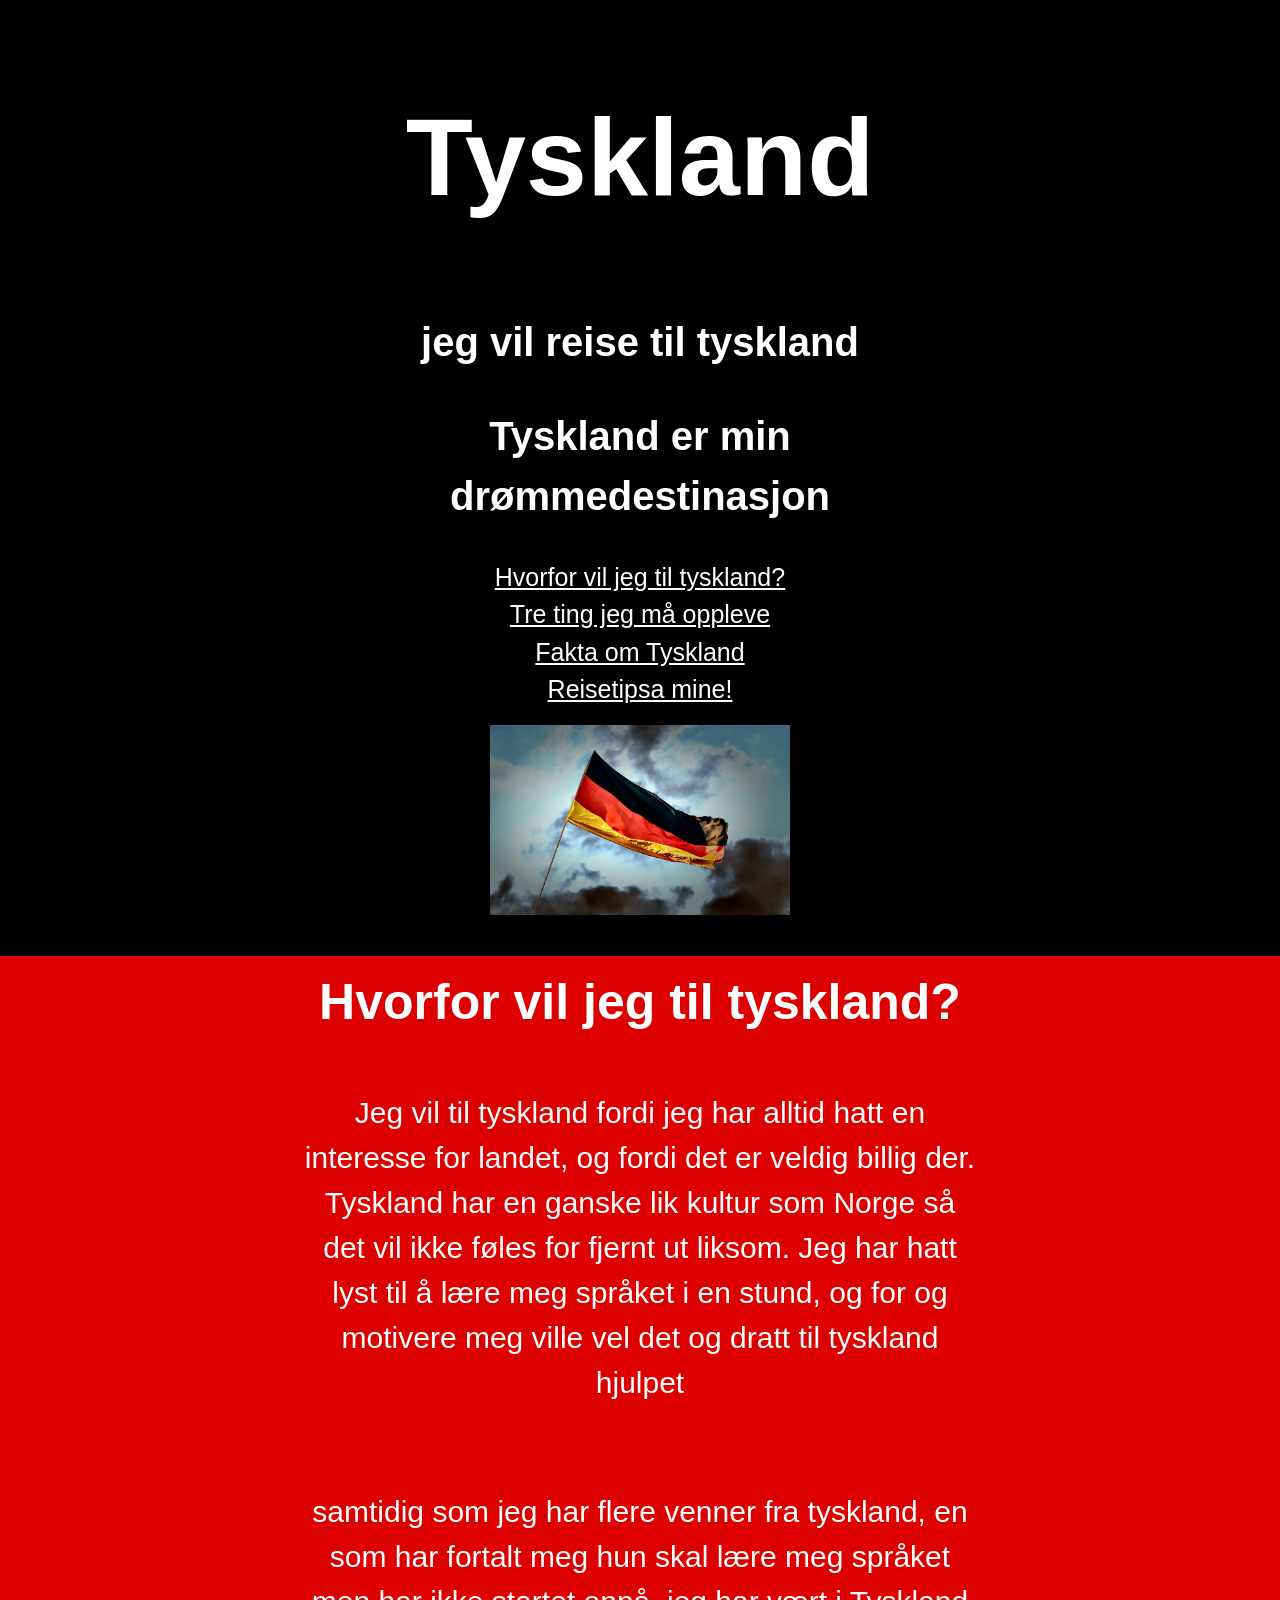
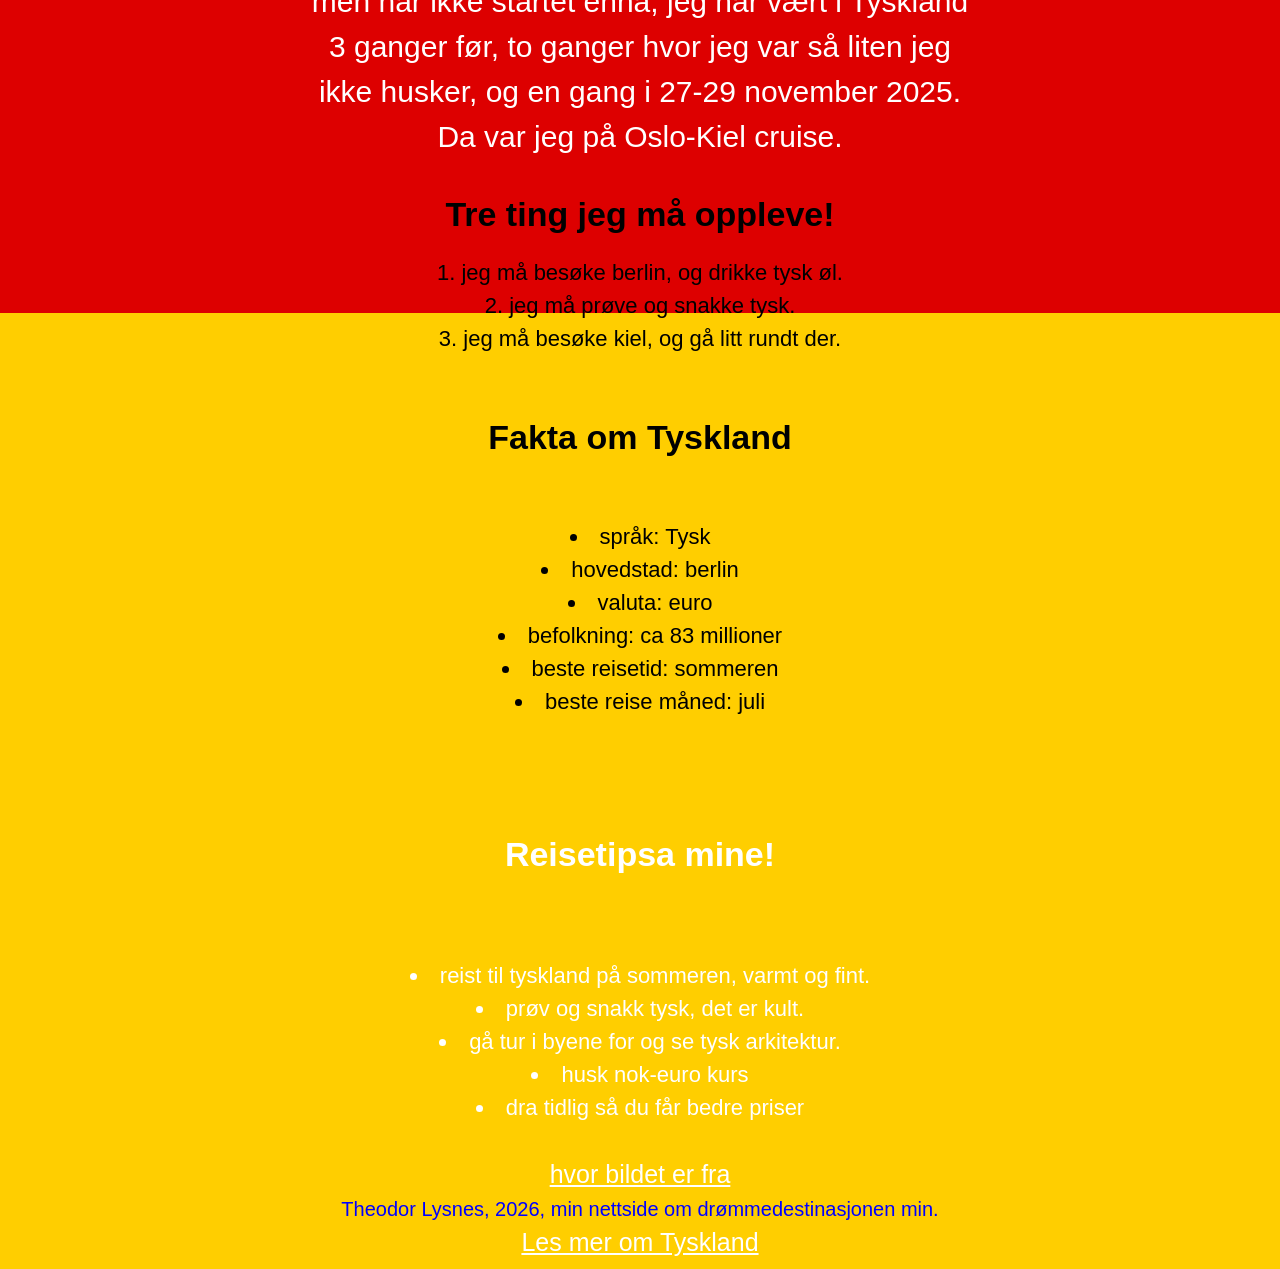
<file: Oppgave/Fortnite.html>
<!DOCTYPE html>
<html lang="no">
<head>
    <meta charset="UTF-8">
    <meta name="viewport" content="width=device-width, initial-scale=1.0">
    <title>Tyskland</title>
    <link rel="stylesheet" href="style.css">
</head>
<body>
  <header>
    <h1> Tyskland</h1>
 
  
    <h2> jeg vil reise til tyskland</h2>

  <h2> Tyskland er min drømmedestinasjon</h2>

<nav>
<a href="#hvorfor-tyskland">Hvorfor vil jeg til tyskland?</a>
<br>
<a href="#tre-ting-jeg-ma-oppleve">Tre ting jeg må oppleve</a> 
<br>
<a href="#fakta-om-tyskland">Fakta om Tyskland</a>
<br>
<a href="#reisetipsa-mine">Reisetipsa mine!</a>
  </nav>
<img src="analogicus-german-3504961.jpg" alt="Tyskland" width="300" height="300">
 </header>
 <main>

<section id="hvorfor-tyskland">
<h3>Hvorfor vil jeg til tyskland?</h3>
<p>Jeg vil til tyskland fordi jeg har alltid hatt en interesse for landet, og fordi det er veldig billig der. Tyskland har en ganske
   lik kultur som Norge så det vil ikke føles for fjernt ut liksom. 
   Jeg har hatt lyst til å lære meg språket i en stund, og for og motivere meg ville vel det og dratt til tyskland hjulpet</p>
<br>
   <p> samtidig som jeg har flere venner fra tyskland, en som har fortalt meg hun skal lære meg språket men har ikke startet ennå, jeg har vært i Tyskland 3 ganger før, to ganger hvor jeg var så liten jeg ikke husker, og en gang i 27-29 november 2025. Da var jeg på Oslo-Kiel cruise.</p>


</section>
<section id="tre-ting-jeg-ma-oppleve">
<h4>Tre ting jeg må oppleve!</h4>
<ol> 
  <li> jeg må besøke berlin, og drikke tysk øl.</li>
  <li> jeg må prøve og snakke tysk.</li>
  <li> jeg må besøke kiel, og gå litt rundt der.</li>
</ol>
</section>
<h5 id="fakta-om-tyskland">Fakta om Tyskland</h5>
<ul> 
<li> språk: Tysk</li>
<li>hovedstad: berlin</li>
<li> valuta: euro</li>
<li> befolkning: ca 83 millioner</li>
<li> beste reisetid: sommeren</li>
<li> beste reise måned: juli</li>
</ul>

<section id="reisetipsa-mine" class="reisetips">
<h6>Reisetipsa mine!</h6>
<ul> 
<li> reist til tyskland på sommeren, varmt og fint.</li>
<li> prøv og snakk tysk, det er kult.</li>
<li> gå tur i byene for og se tysk arkitektur.</li>
<li> husk nok-euro kurs</li>
<li> dra tidlig så du får bedre priser</li>


</ul>
</section>


</main>
<footer> <a href= "https://pixabay.com/photos/german-flag-germany-nationality-3504961/" target="_blank" title="Hvor bildet er fra">hvor bildet er fra <br> </a> Theodor Lysnes, 2026, min nettside om drømmedestinasjonen min.<br> <a href= "https://en.wikipedia.org/wiki/Germany" target="_blank">
    Les mer om Tyskland
</a></footer>
</body>
</html>
</file>
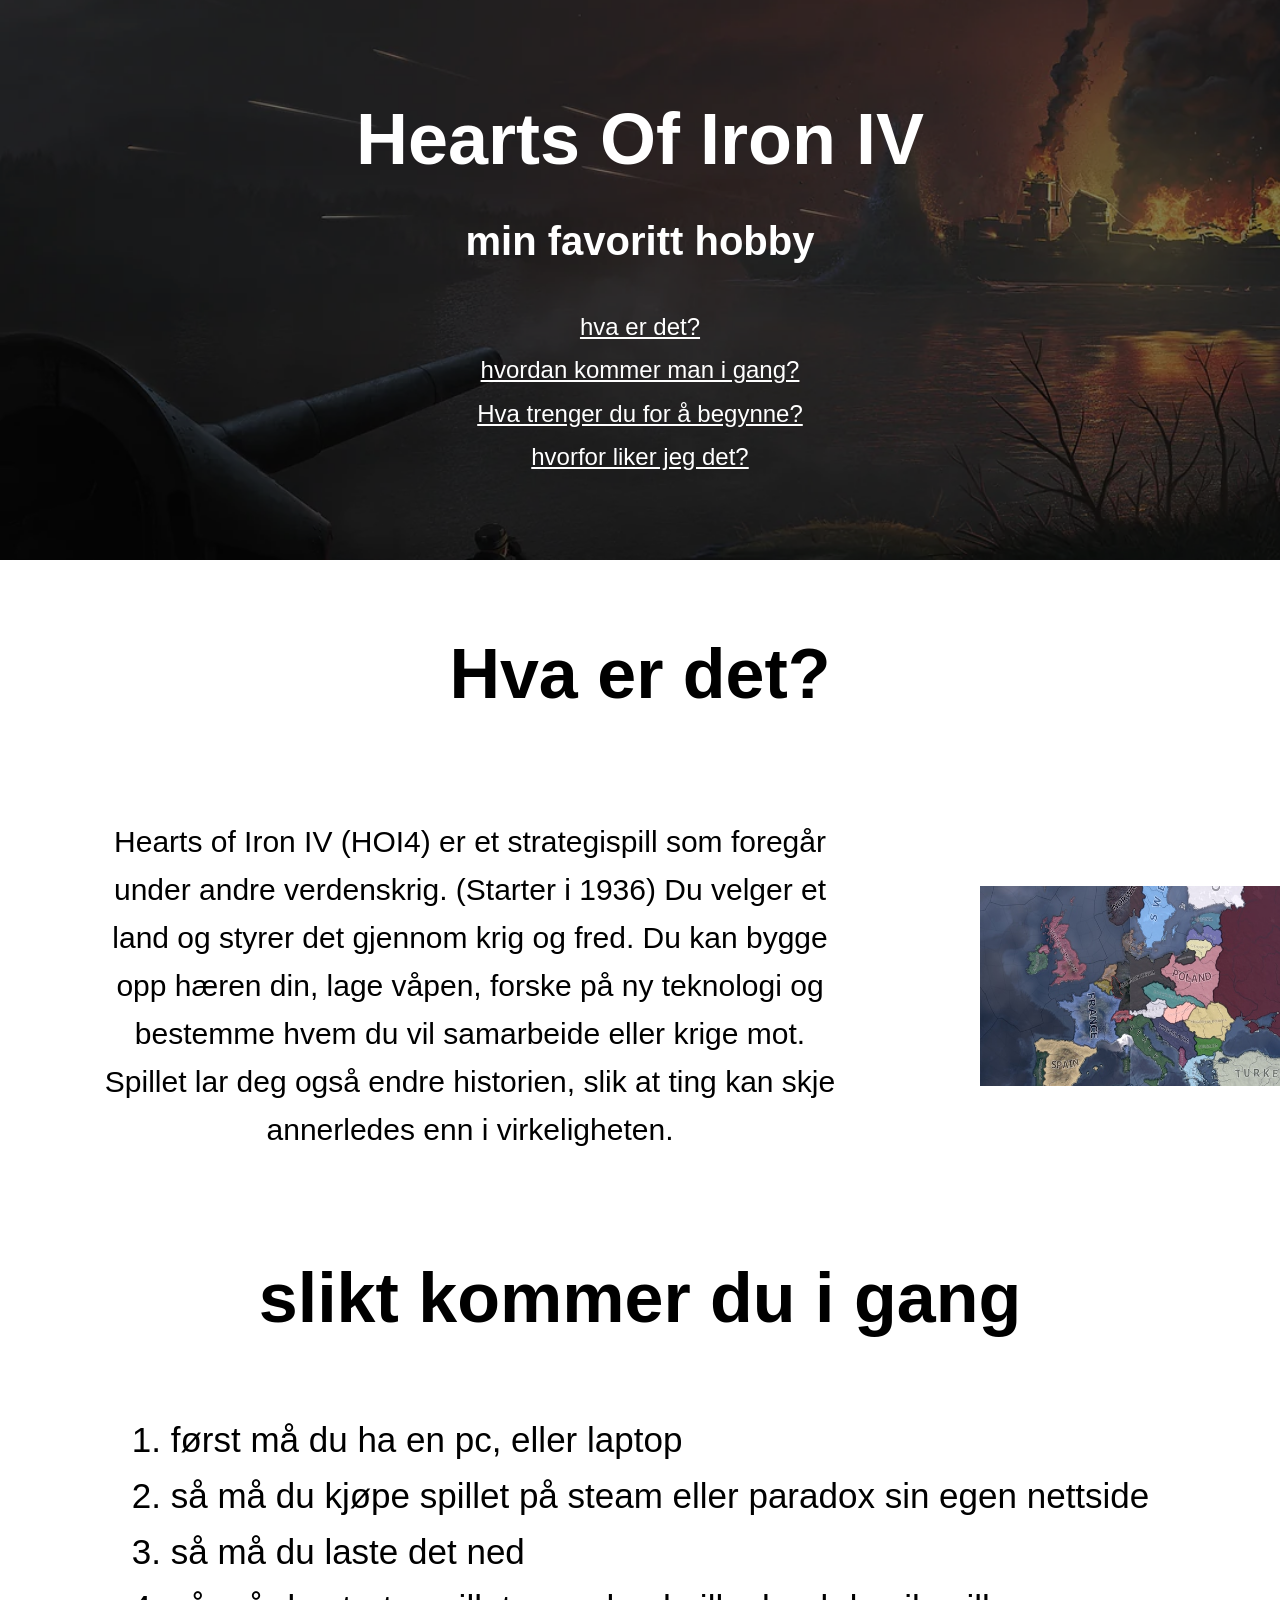
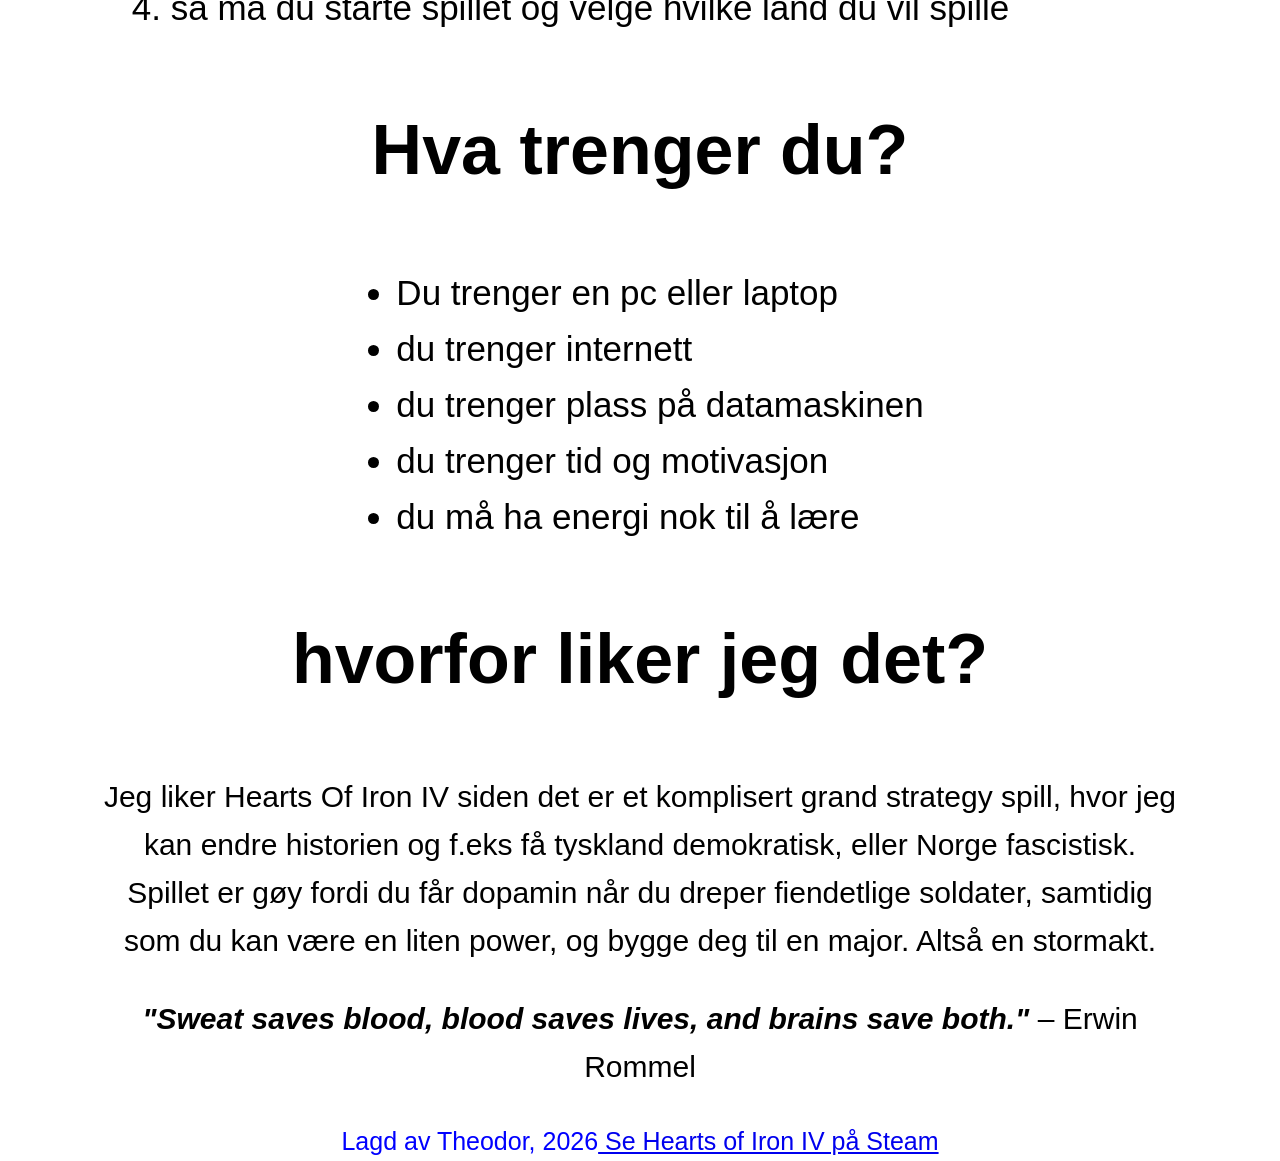
<file: Bilder/oppgave1/Hobby.html>
<!DOCTYPE html>
<html lang="no">
<head>
    <meta charset="UTF-8">
    <meta name="viewport" content="width=device-width, initial-scale=1.0">
    <title>Hearts Of Iron IV</title>
 <link rel="stylesheet" href="style.css">
</head>
<body>
  <header class="hero">
    <img class="hero-image" src="new-hoi4-loading-screens-arms-against-tyranny-v0-hq2t3nqyyksb1.webp" alt="Hearts of Iron IV">
    <div class="hero-content">
      <h1>Hearts Of Iron IV</h1>
      <h2>min favoritt hobby</h2>
  
      <nav>
<a href="#hva-er-det?">hva er det?</a> <br>
<a href="#hvordan-kommer-man-i-gang?">hvordan kommer man i gang?</a> <br>

<a href="#hva-trenger-du-for-og-begynne?">Hva trenger du for å begynne?</a> <br>

<a href="#hvorfor-liker-jeg-det?">hvorfor liker jeg det?</a> <br>
     
</nav>
    </div>
</header>  
<main>
<section id="hva-er-det?">

    <h2>Hva er det?</h2>

    <div class="innhold">

        <div class="text">
            <p>
                Hearts of Iron IV (HOI4) er et strategispill som foregår under andre verdenskrig. (Starter i 1936)
                Du velger et land og styrer det gjennom krig og fred. Du kan bygge opp hæren din, lage våpen,
                forske på ny teknologi og bestemme hvem du vil samarbeide eller krige mot.
                Spillet lar deg også endre historien, slik at ting kan skje annerledes enn i virkeligheten.
            </p>
        </div>

        <img src="last ned.jpg" alt="HOI4-kart" width="300" height="200">

    </div>

</section>
<section id="hvordan-kommer-man-i-gang?">

<h2> slikt kommer du i gang </h2>
<ol>
<li> først må du ha en pc, eller laptop</li>
<li> så må du kjøpe spillet på steam eller paradox sin egen nettside</li>
<li> så må du laste det ned</li>
<li> så må du starte spillet og velge hvilke land du vil spille</li>



</ol>
</section>
<section id="hva-trenger-du-for-og-begynne?"> 
<h2> Hva trenger du?</h2>
<ul> 
<li> Du trenger en pc eller laptop</li>
<li> du trenger internett</li>
<li> du trenger plass på datamaskinen</li>
<li> du trenger tid og motivasjon</li>
<li> du må ha energi nok til å lære</li>



</ul>
</section>


<section id="hvorfor-liker-jeg-det?">

    <h2> hvorfor liker jeg det?</h2>

<p> Jeg liker Hearts Of Iron IV siden det er et komplisert grand strategy spill, hvor jeg kan endre historien og f.eks få tyskland demokratisk, eller Norge fascistisk. Spillet er gøy fordi du får dopamin når du dreper fiendetlige soldater, samtidig som du kan være en liten power, og bygge deg til en major. Altså en stormakt.</p>



</section>
<p>
    <em class="quote">"Sweat saves blood, blood saves lives, and brains save both."</em>
    – Erwin Rommel
</p>
</main>
<footer> Lagd av Theodor, 2026<a href="https://store.steampowered.com/app/394360/Hearts_of_Iron_IV/" target="_blank">
    Se Hearts of Iron IV på Steam
</a></footer>







</body>
</html>
</file>
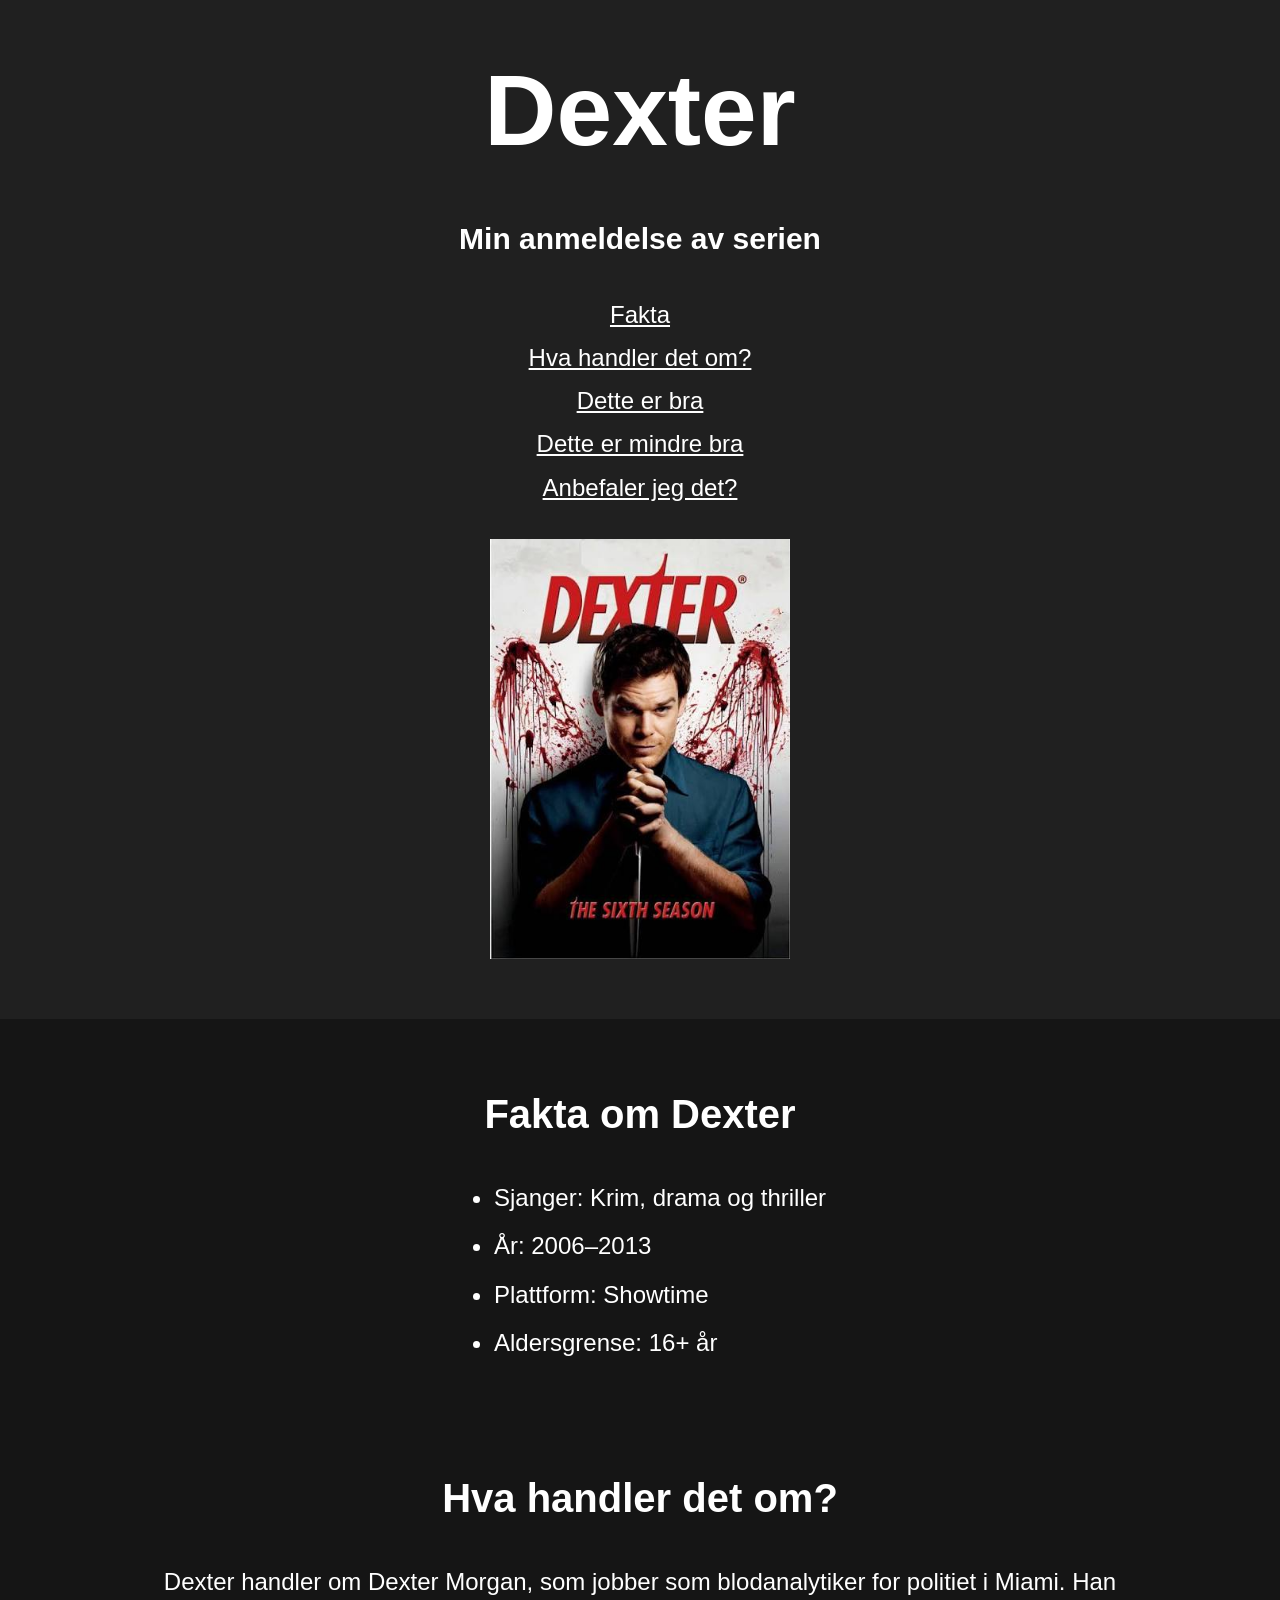
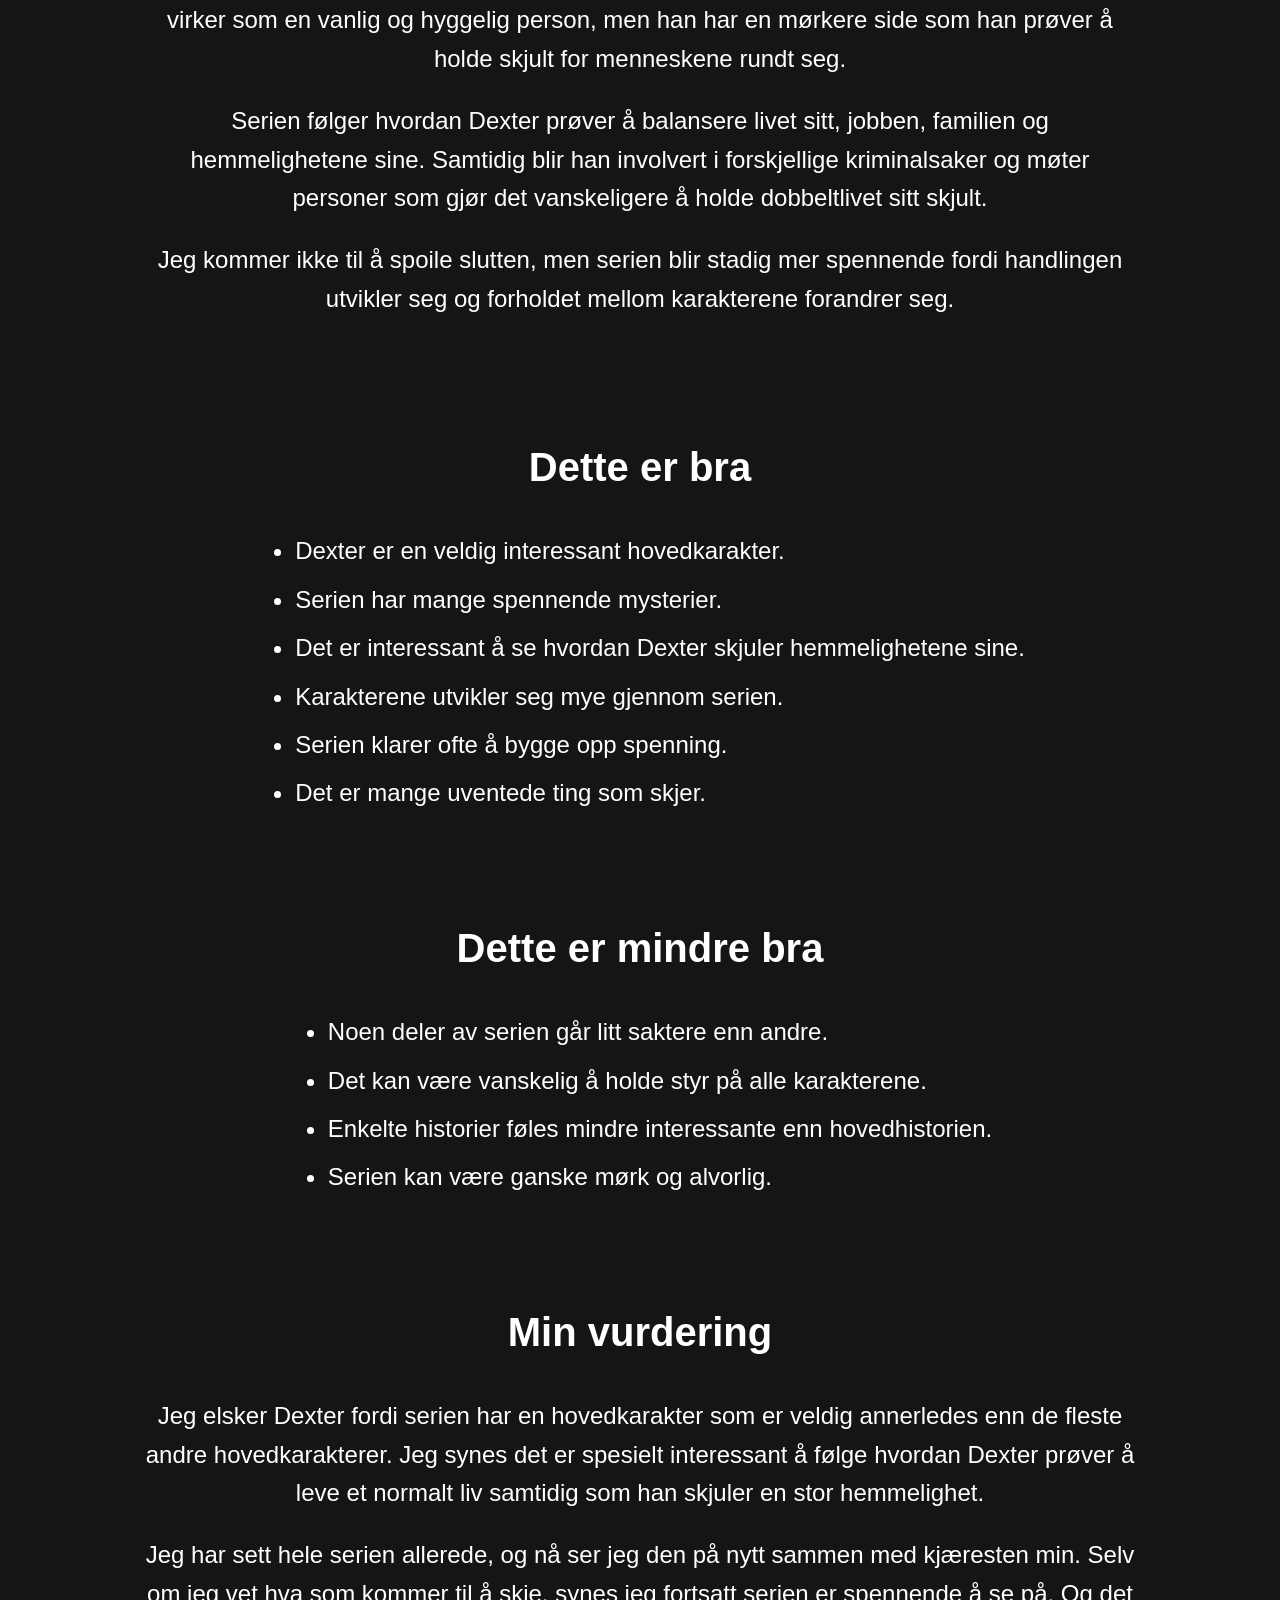
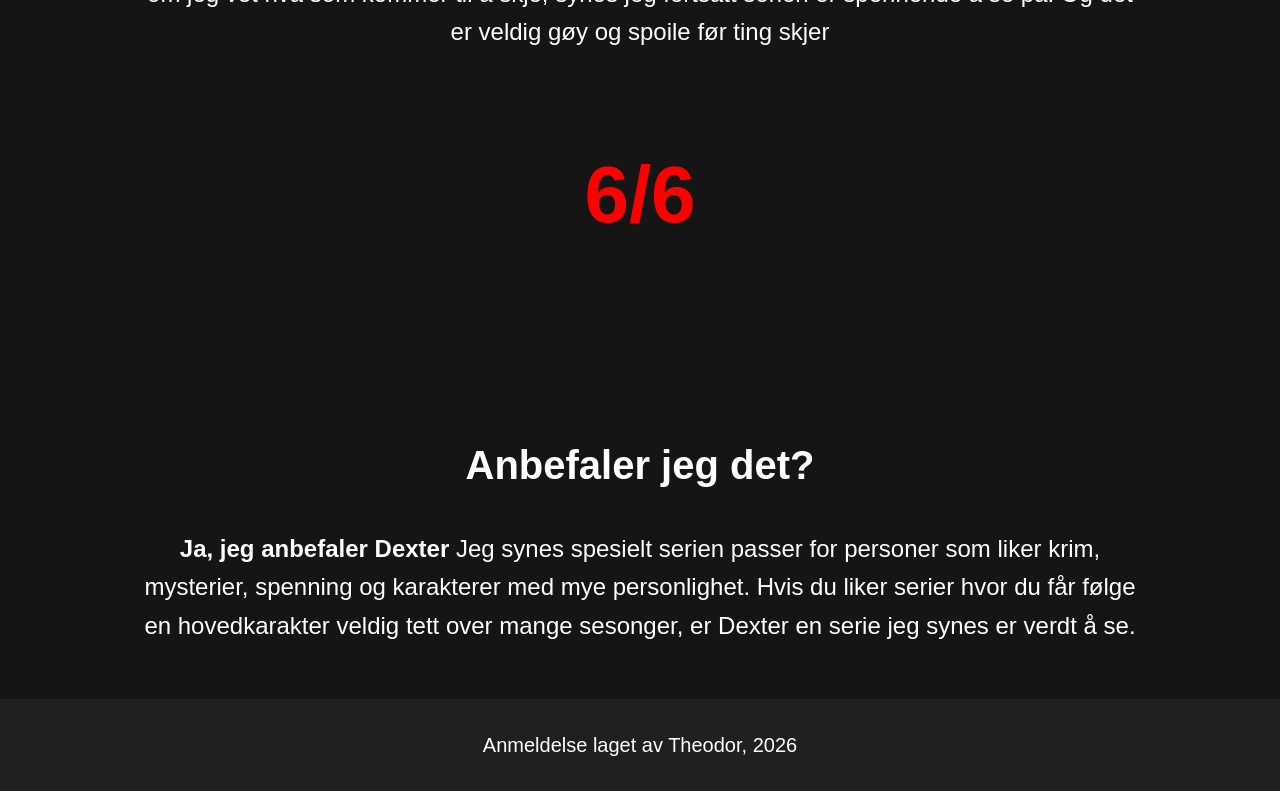
<file: Bilder/oppgave2/dexter.html>
<!DOCTYPE html>
<html lang="no">
<head>
    <meta charset="UTF-8">
    <meta name="viewport" content="width=device-width, initial-scale=1.0">
    <title>Dexter – Min anmeldelse</title>
    <link rel="stylesheet" href="style.css">
</head>

<body>

<header>
    <h1>Dexter</h1>
    <h2>Min anmeldelse av serien</h2>

    <nav>
        <a href="#fakta">Fakta</a>
        <br>
        <a href="#hva-handler-det-om">Hva handler det om?</a>
        <br>
        <a href="#bra">Dette er bra</a>
        <br>
        <a href="#mindre-bra">Dette er mindre bra</a>
        <br>
        <a href="#anbefaling">Anbefaler jeg det?</a>
    </nav>

    <img src="images (5).jpg" alt="Dexter Morgan">
</header>

<main>

<section id="fakta">
    <h2>Fakta om Dexter</h2>

    <ul>
        <li>Sjanger: Krim, drama og thriller</li>
        <li>År: 2006–2013</li>
        <li>Plattform: Showtime</li>
        <li>Aldersgrense: 16+ år</li>
    </ul>
</section>


<section id="hva-handler-det-om">
    <h2>Hva handler det om?</h2>

    <p>
        Dexter handler om Dexter Morgan, som jobber som blodanalytiker
        for politiet i Miami. Han virker som en vanlig og hyggelig person,
        men han har en mørkere side som han prøver å holde skjult for
        menneskene rundt seg.
    </p>

    <p>
        Serien følger hvordan Dexter prøver å balansere livet sitt,
        jobben, familien og hemmelighetene sine. Samtidig blir han
        involvert i forskjellige kriminalsaker og møter personer som
        gjør det vanskeligere å holde dobbeltlivet sitt skjult.
    </p>

    <p>
        Jeg kommer ikke til å spoile slutten, men serien blir stadig
        mer spennende fordi handlingen utvikler seg og forholdet mellom
        karakterene forandrer seg.
    </p>
</section>


<section id="bra">
    <h2>Dette er bra</h2>

    <ul>
        <li>Dexter er en veldig interessant hovedkarakter.</li>
        <li>Serien har mange spennende mysterier.</li>
        <li>Det er interessant å se hvordan Dexter skjuler hemmelighetene sine.</li>
        <li>Karakterene utvikler seg mye gjennom serien.</li>
        <li>Serien klarer ofte å bygge opp spenning.</li>
        <li>Det er mange uventede ting som skjer.</li>
    </ul>
</section>


<section id="mindre-bra">
    <h2>Dette er mindre bra</h2>

    <ul>
        <li>Noen deler av serien går litt saktere enn andre.</li>
        <li>Det kan være vanskelig å holde styr på alle karakterene.</li>
        <li>Enkelte historier føles mindre interessante enn hovedhistorien.</li>
        <li>Serien kan være ganske mørk og alvorlig.</li>
    </ul>
</section>


<section>
    <h2>Min vurdering</h2>

    <p>
        Jeg elsker Dexter fordi serien har en hovedkarakter som er veldig
        annerledes enn de fleste andre hovedkarakterer. Jeg synes det er
        spesielt interessant å følge hvordan Dexter prøver å leve et
        normalt liv samtidig som han skjuler en stor hemmelighet.
    </p>

    <p>
        Jeg har sett hele serien allerede, og nå ser jeg den på nytt
        sammen med kjæresten min. Selv om jeg vet hva som kommer til å
        skje, synes jeg fortsatt serien er spennende å se på. Og det er veldig gøy og spoile før ting skjer
    </p>

    <p class="terning">
        6/6
    </p>
</section>


<section id="anbefaling">
    <h2>Anbefaler jeg det?</h2>

    <p>
        <strong>Ja, jeg anbefaler Dexter</strong>
        Jeg synes spesielt serien passer for personer som liker krim,
        mysterier, spenning og karakterer med mye personlighet.
        Hvis du liker serier hvor du får følge en hovedkarakter veldig
        tett over mange sesonger, er Dexter en serie jeg synes er verdt
        å se.
    </p>
</section>

</main>


<footer>
    Anmeldelse laget av Theodor, 2026
</footer>

</body>
</html>
</file>
<file: Oppgave/style.css>
h1 {
text-align: center;
font-size: 110px;
color: white;

}

h2{
    text-align: center;
    font-size: 40px;
    color: white;
}

a {
    font-size: 25px;
    color: white;

}

nav {
    text-align: center;
}

img {
    display: block;
    width: 300px;
    height: auto;
    margin: 16px auto;
}

p{
    text-align: center;
    font-size: 30px;
}




body {
margin-left: 300px;
margin-right: 300px;
min-height: 100vh;
 line-height: 1.5;
font-family: Arial, sans-serif;
background: linear-gradient(
    to bottom,
    black 0% 33.333%,
    #dd0000 33.333% 66.666%,
    #ffce00 66.666% 100%
 
    )
}

h3 {
    text-align:center;
    font-size: 50px;
}

h4 { 
    text-align: center;
    font-size: 34px;
    margin: 24px 0 16px;
}
ol,
ul {
    padding-left: 0;
    list-style-position: inside;
    text-align: center;
}

li {
    text-align: center;
    font-size: 22px;
}


h5 {
    text-align: center;
    font-size: 34px;
}

h6 {
    text-align: center;
    font-size:34px;
}

.reisetips {
    box-sizing: border-box;
    padding: 16px 24px;
    color: white;
}

footer {
    text-align:center;
    font-size: 20px;
    color: blue
}

#hvorfor-tyskland {
    color: white;
}
</file>
<file: Bilder/oppgave1/style.css>
body {
    margin: 0;
}

.hero {
    position: relative;
    display: grid;
    min-height: 560px;
    place-items: center;
    overflow: hidden;
    color: white;
    text-align: center;
    background: #161616;
}

.hero::before {
    position: absolute;
    z-index: 1;
    inset: 0;
    background: rgb(0 0 0 / 48%);
    content: "";
}

.hero-image {
    position: absolute;
    inset: 0;
    width: 100%;
    height: 100%;
    object-fit: cover;
}

.hero-content {
    position: relative;
    z-index: 2;
    padding: 32px 20px;
}

.hero h1 {
    text-align: center;
    font-size: 72px;
    margin: 0;
}

.hero h2 {
    text-align: center;
    font-size: 40px;
    margin: 12px 0 32px;
}

nav {
    text-align: center;
    font-size: 24px;
}

nav a {
    color: white;
    line-height: 1.8;
}

@media (max-width: 600px) {
    .hero {
        min-height: 480px;
    }

    .hero h1 {
        font-size: 48px;
    }

    .hero h2 {
        font-size: 30px;
    }
}


h2 {
    text-align: center;
    font-size: 70px;
    
}

p {
    font-size: 30px;
    margin-left: 30px;
}

.innhold {
    display: flex;
    align-items: center;
    gap: 40px;
}

.innhold img {
    width: 300px;
    height: 200px;
}

ol,
ul {
    font-size: 35px;
    width: fit-content;
    margin: 0 auto;
}

p{
    text-align: center;
    margin-left: 100px;
    margin-right: 100px;
}

    footer {
        text-align:center;
        font-size: 25px;
        color: blue;
        
    }
    body {
    margin: 0;
    font-family: Arial, sans-serif;
    line-height: 1.6;
}

#hva-er-det {
    padding: 30px;
}

.quote {
    font-style: italic;
    font-weight: bold;
}
</file>
<file: Bilder/oppgave2/style.css>
body {
    margin: 0;
    font-family: Arial, sans-serif;
    line-height: 1.6;
    background: #151515;
    color: white;
}

header {
    text-align: center;
    padding: 30px;
    background: #202020;
}

h1 {
    font-size: 100px;
    margin: 0;
}

h2 {
    text-align: center;
    font-size: 40px;
}

header h2 {
    font-size: 30px;
}

nav {
    text-align: center;
    margin: 30px;
}

nav a {
    color: white;
    font-size: 24px;
    line-height: 1.8;
}

header img {
    display: block;
    width: 300px;
    height: auto;
    margin: 30px auto;
}

section {
    padding: 30px;
    max-width: 1000px;
    margin: auto;
}

p {
    font-size: 24px;
    text-align: center;
}

ol,
ul {
    font-size: 24px;
    width: fit-content;
    margin: auto;
}

li {
    margin: 10px;
}

.terning {
    font-size: 80px;
    font-weight: bold;
    color: red;
    text-align: center;
}

footer {
    text-align: center;
    font-size: 20px;
    padding: 30px;
    background: #202020;
}
</file>
